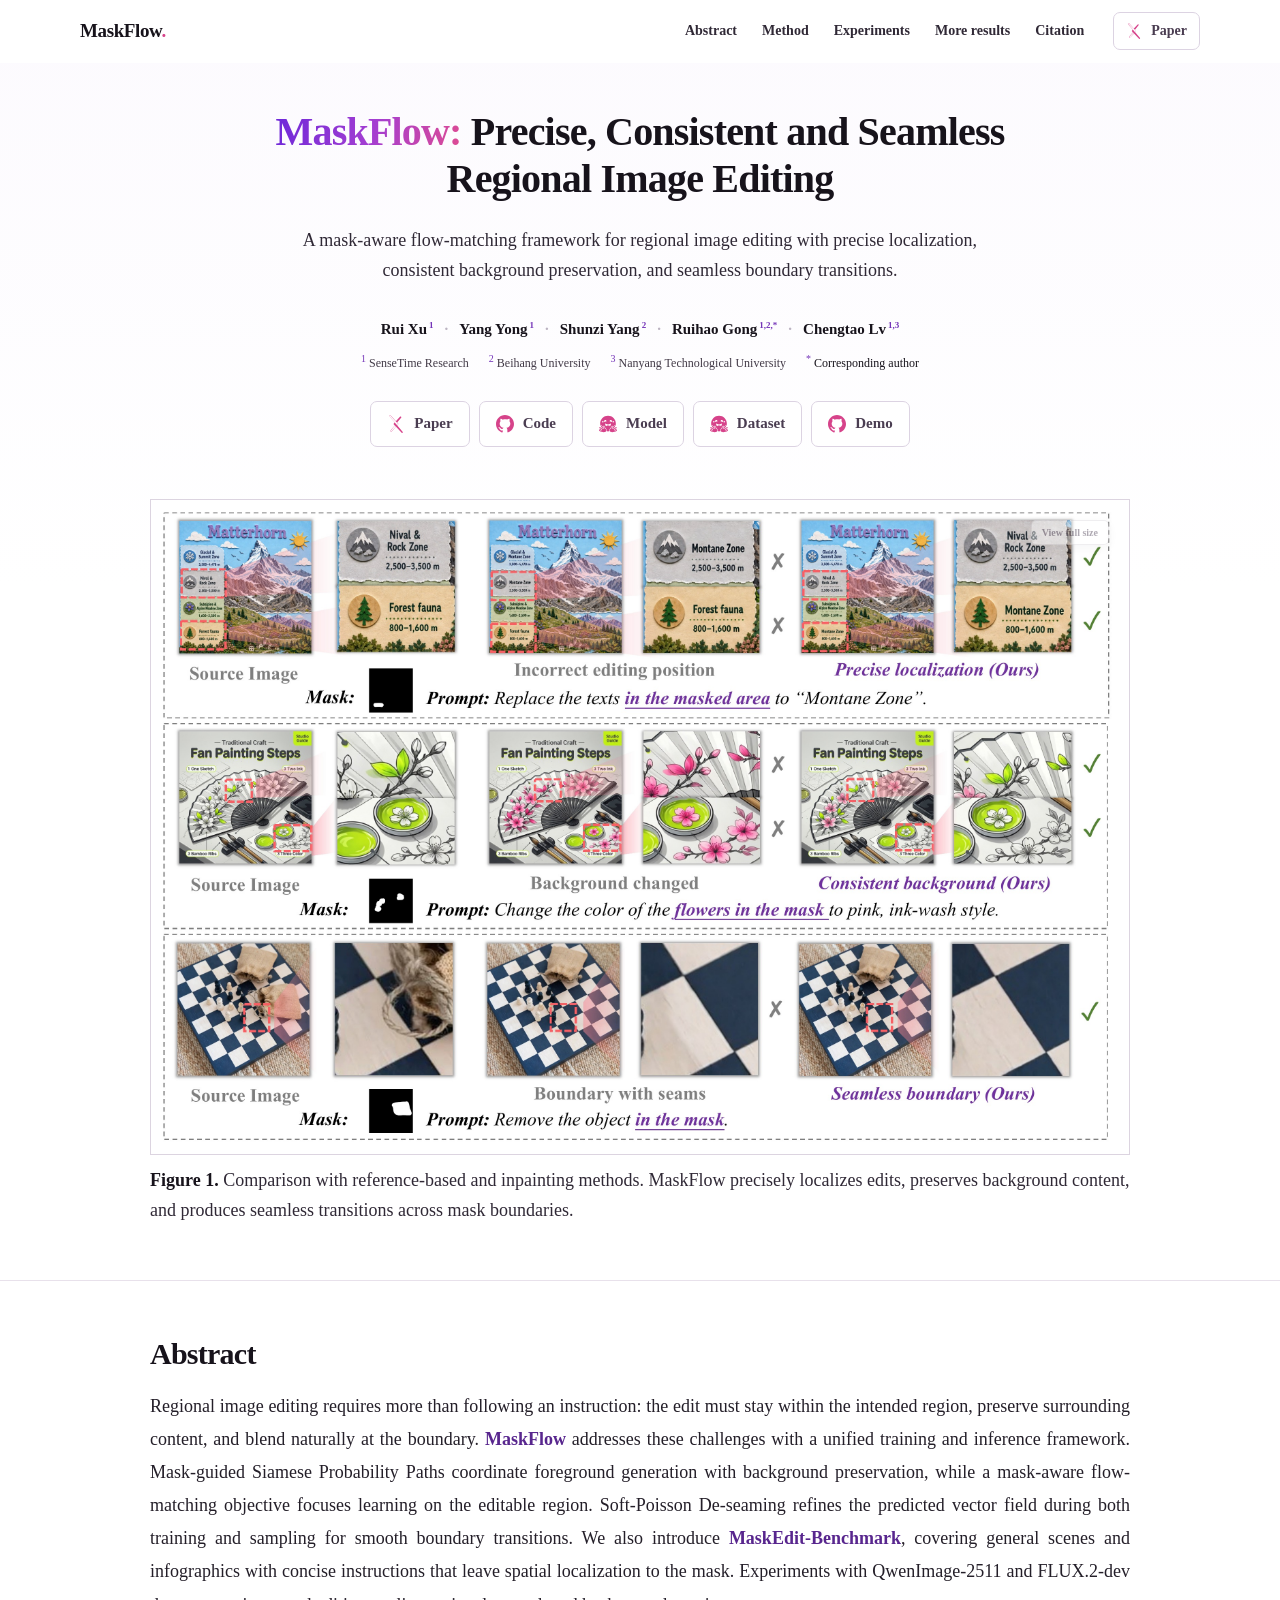
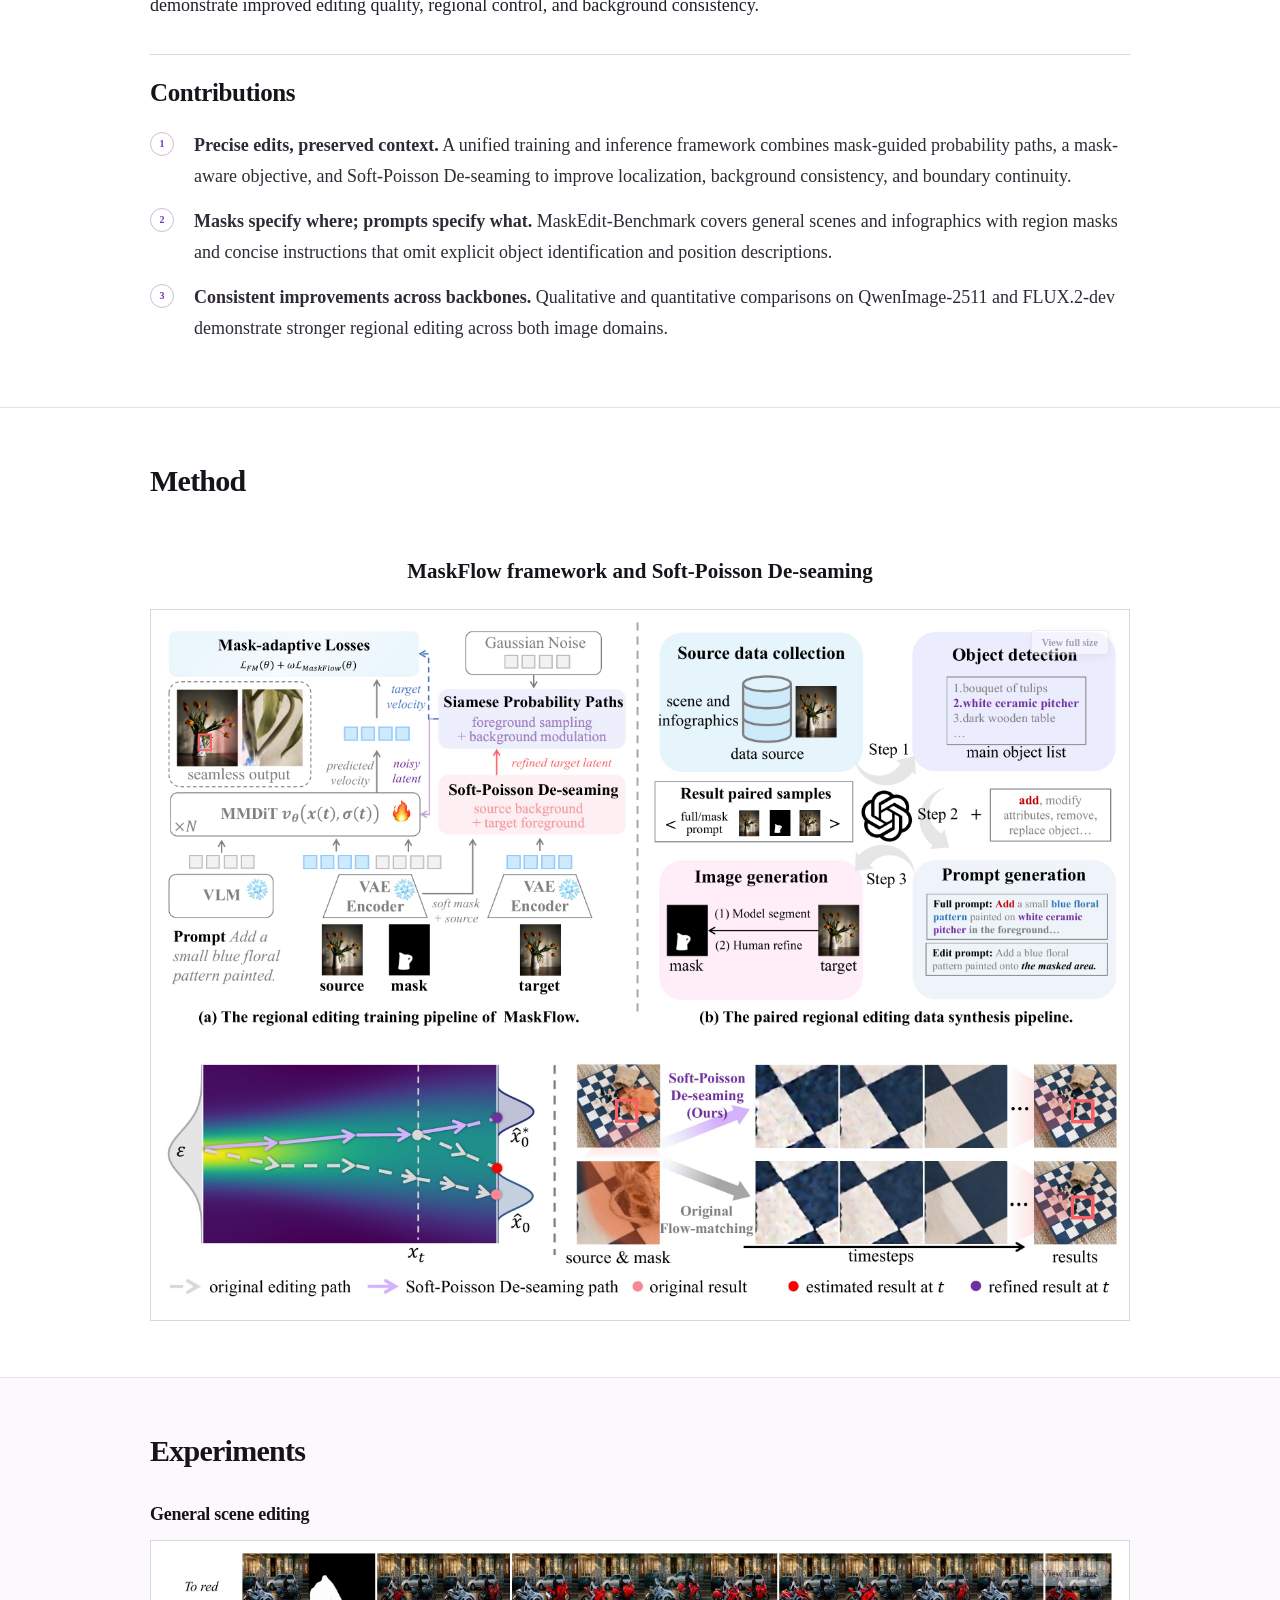
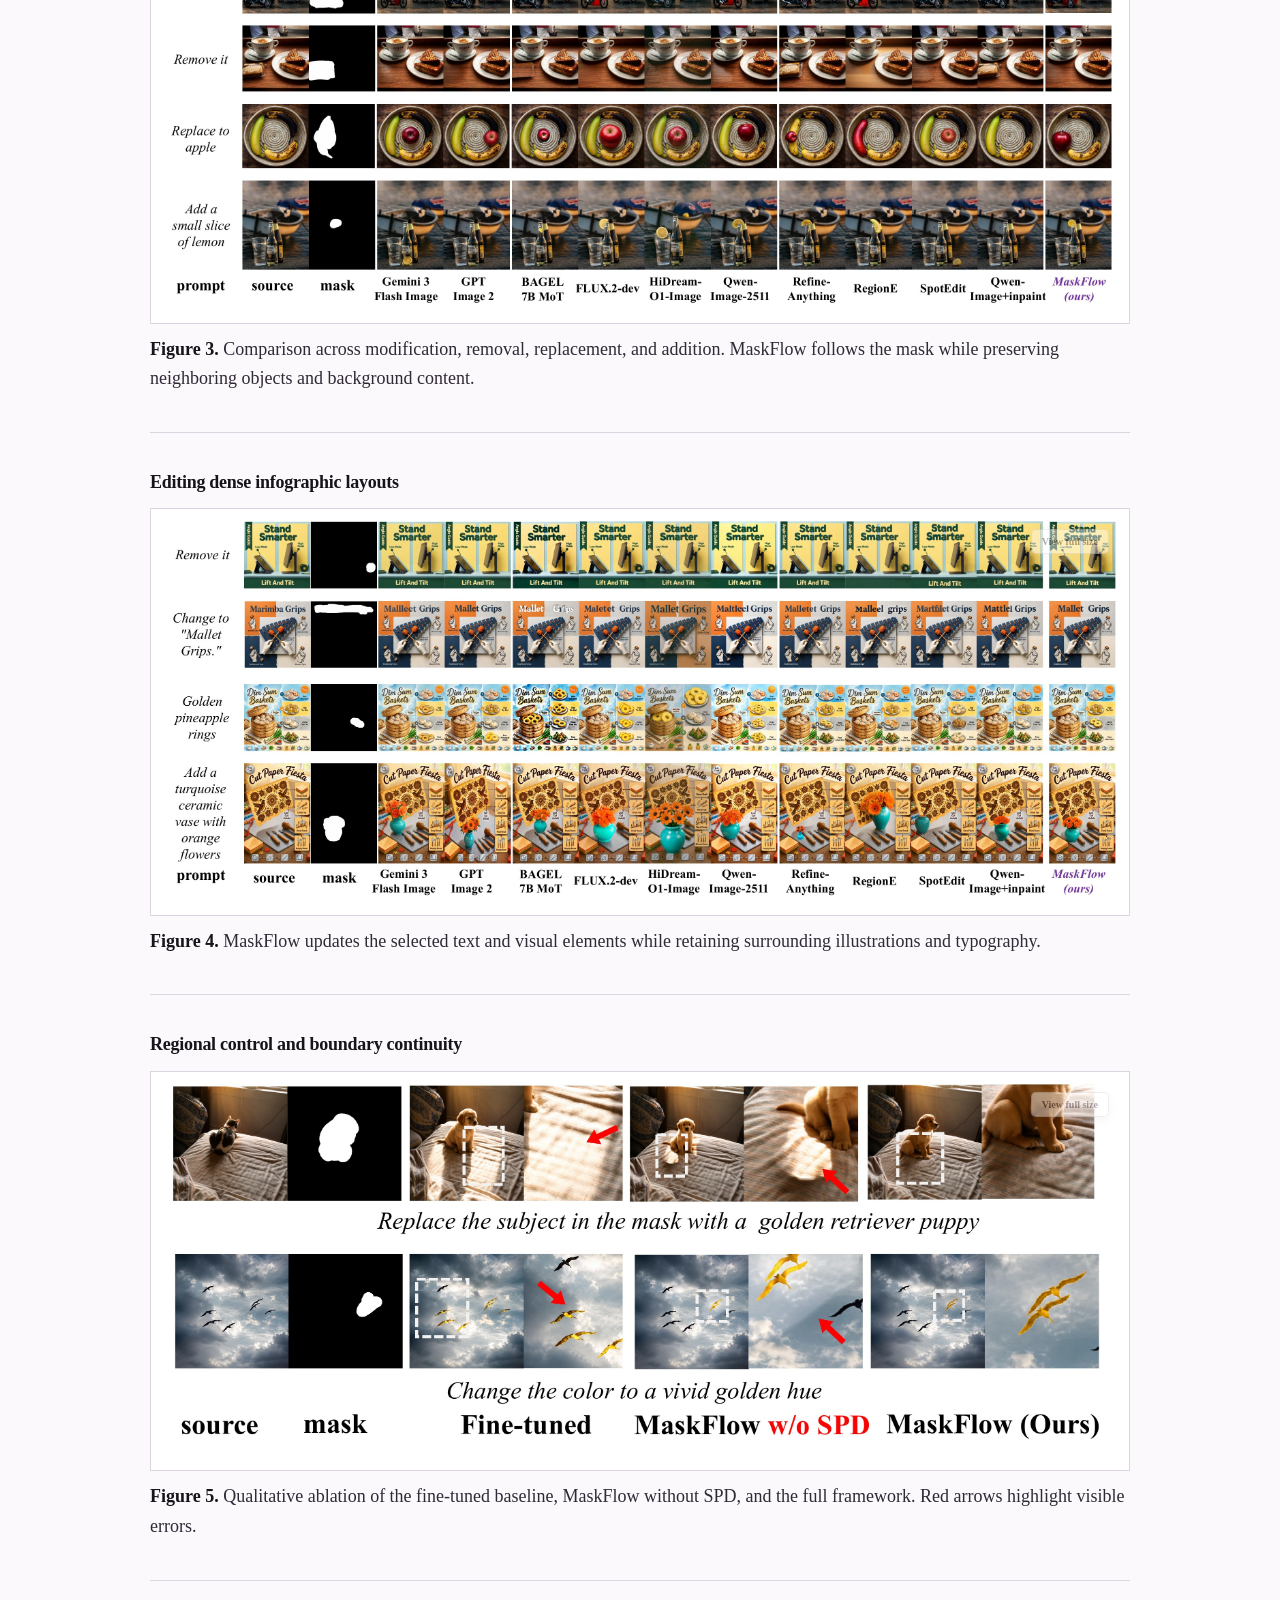
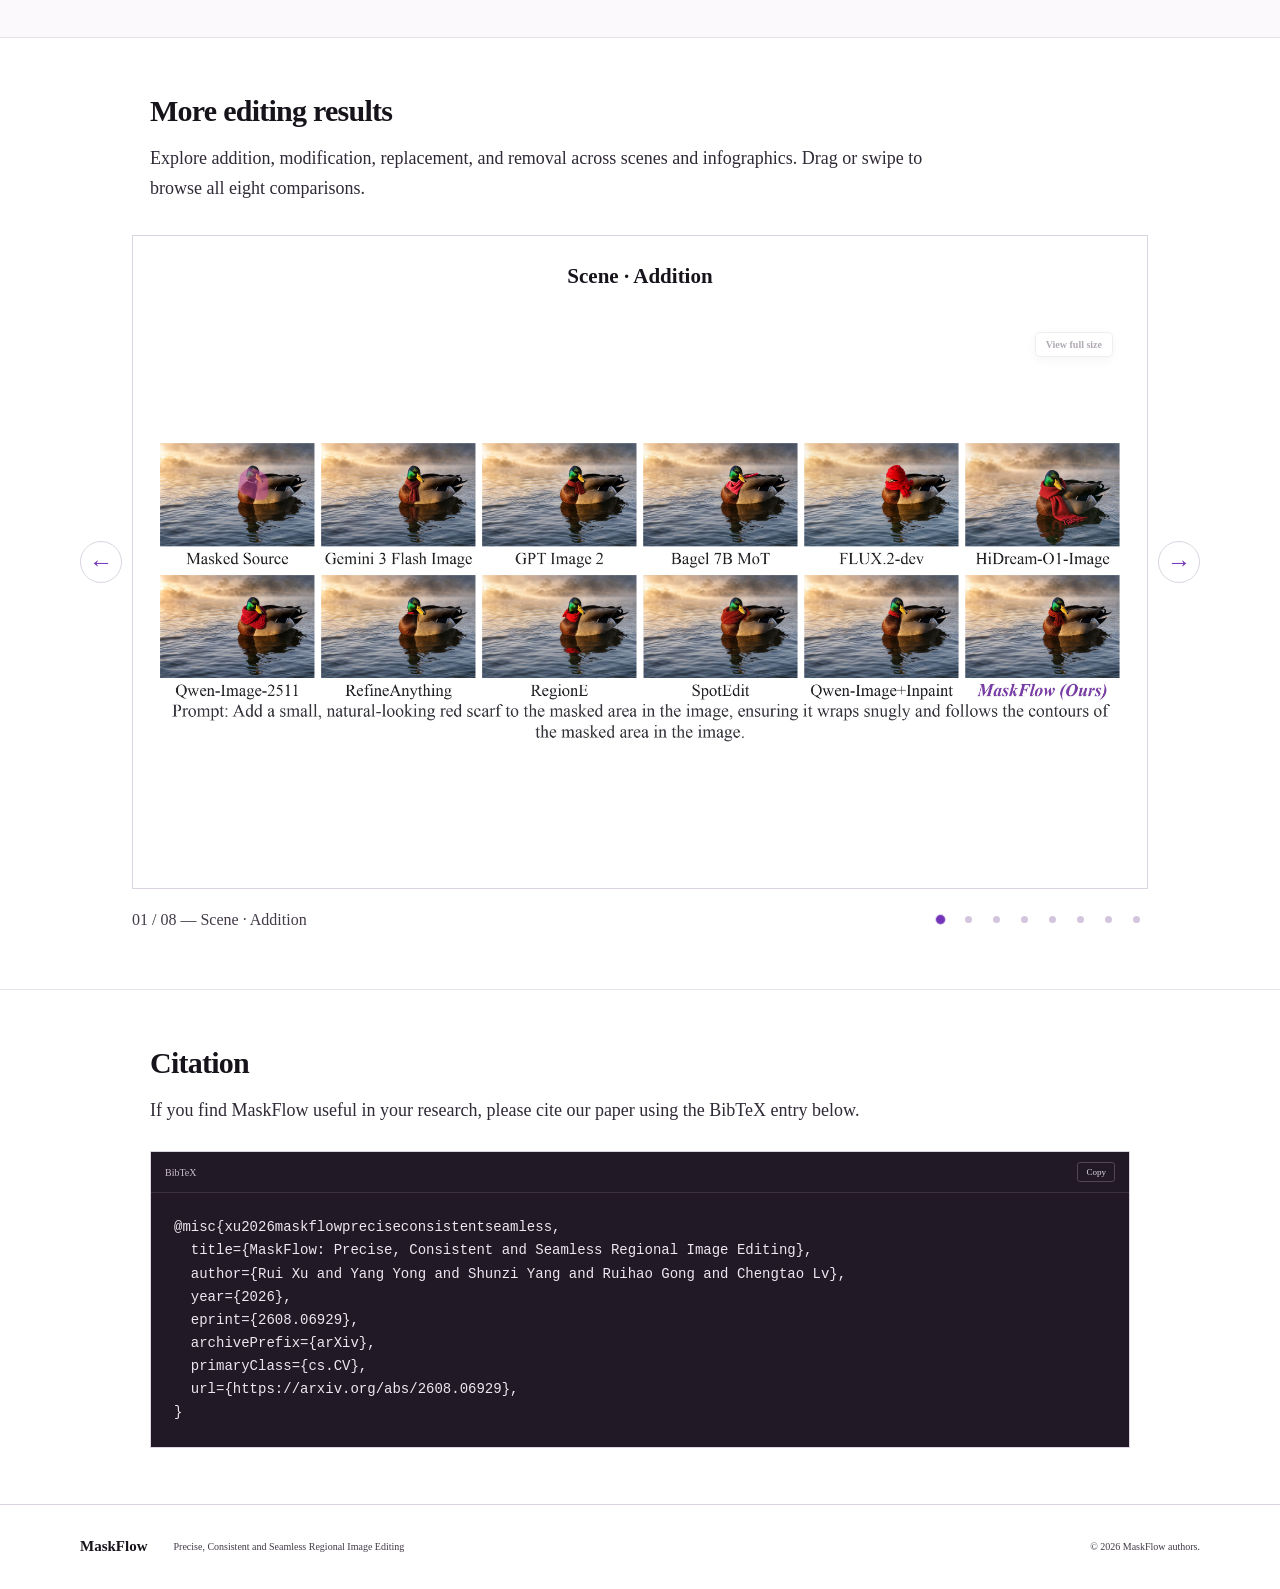
<file: docs/index.html>
<!doctype html>
<html lang="en">
  <head>
    <meta charset="UTF-8" />
    <meta name="viewport" content="width=device-width, initial-scale=1.0" />
    <meta name="theme-color" content="#7c3aed" />
    <meta
      name="description"
      content="MaskFlow is a training framework for precise, consistent, and seamless regional image editing."
    />
    <meta property="og:type" content="website" />
    <meta property="og:title" content="MaskFlow: Precise, Consistent and Seamless Regional Image Editing" />
    <meta
      property="og:description"
      content="A mask-aware flow-matching framework for precise localization, consistent background preservation, and seamless boundaries."
    />
    <title>MaskFlow: Precise, Consistent and Seamless Regional Image Editing</title>
    <link rel="stylesheet" href="./styles.css" />
    <script src="./site-config.js" defer></script>
    <script src="./app.js" defer></script>
  </head>
  <body>
    <a class="skip-link" href="#main-content">Skip to content</a>
<div class="scroll-progress" aria-hidden="true"><span></span>
</div>

    <header class="site-header" data-header>
      <nav class="nav page-width" aria-label="Primary navigation">
        <a class="wordmark" href="#top">MaskFlow</a>
        <button class="menu-toggle" type="button" aria-expanded="false" aria-controls="nav-panel">
          <span></span><span></span>
          <span class="sr-only">Toggle navigation</span>
        </button>
<div class="nav-panel" id="nav-panel">
          <a href="#abstract">Abstract</a>
          <a href="#method">Method</a>
          <a href="#experiments">Experiments</a>
          <a href="#gallery">More results</a>
          <a href="#citation">Citation</a>
          <span class="nav-paper" data-primary-resource></span>
</div>
      </nav>
    </header>

    <main id="main-content">
<section class="paper-hero" id="top">
<div class="paper-width hero-inner">
          <h1 class="paper-title hero-enter">
            <span class="title-mark">MaskFlow:</span>
            Precise, Consistent and Seamless <span class="title-tail">Regional Image Editing</span>
          </h1>
          <p class="paper-summary hero-enter">
            A mask-aware flow-matching framework for regional image editing with precise localization,
            consistent background preservation, and seamless boundary transitions.
          </p>
<div class="author-block hero-enter">
            <p class="authors" data-authors></p>
            <p class="affiliations">
              <span><sup>1</sup> SenseTime Research</span>
              <span><sup>2</sup> Beihang University</span>
              <span><sup>3</sup> Nanyang Technological University</span>
              <span class="corresponding-author"><sup>*</sup> Corresponding author</span>
            </p>
</div>
<div class="resource-list hero-enter" data-resources aria-label="Project resources">
</div>
</div>
<div class="page-width hero-figure reveal">
<figure class="figure-block" data-zoomable>
<div class="image-frame">
              <img
                src="./assets/figures/teaser.jpg"
                alt="MaskFlow examples demonstrating precise localization, consistent background preservation, and seamless boundary transitions"
                width="2800"
                height="1850"
                fetchpriority="high"
              />
              <button class="zoom-button" type="button" aria-label="Enlarge Figure 1">View full size</button>
</div>
<figcaption class="figure-caption">
              <strong>Figure 1.</strong> Comparison with reference-based and inpainting methods. MaskFlow precisely localizes edits, preserves background content, and produces seamless transitions across mask boundaries.</figcaption>
</figure>
</div>
</section>
<section class="academic-section" id="abstract">
<div class="page-width">
<div class="section-content reveal">
<h2>Abstract</h2>
            <p class="abstract-text">Regional image editing requires more than following an instruction: the edit must stay within the intended region, preserve surrounding content, and blend naturally at the boundary. <strong>MaskFlow</strong> addresses these challenges with a unified training and inference framework. Mask-guided Siamese Probability Paths coordinate foreground generation with background preservation, while a mask-aware flow-matching objective focuses learning on the editable region. Soft-Poisson De-seaming refines the predicted vector field during both training and sampling for smooth boundary transitions. We also introduce <strong>MaskEdit-Benchmark</strong>, covering general scenes and infographics with concise instructions that leave spatial localization to the mask. Experiments with QwenImage-2511 and FLUX.2-dev demonstrate improved editing quality, regional control, and background consistency.</p>
<div class="contributions">
<h3>Contributions</h3>
<ol><li><span>1</span><p><strong>Precise edits, preserved context.</strong> A unified training and inference framework combines mask-guided probability paths, a mask-aware objective, and Soft-Poisson De-seaming to improve localization, background consistency, and boundary continuity.</p></li><li><span>2</span><p><strong>Masks specify where; prompts specify what.</strong> MaskEdit-Benchmark covers general scenes and infographics with region masks and concise instructions that omit explicit object identification and position descriptions.</p></li><li><span>3</span><p><strong>Consistent improvements across backbones.</strong> Qualitative and quantitative comparisons on QwenImage-2511 and FLUX.2-dev demonstrate stronger regional editing across both image domains.</p></li></ol>
</div>
</div>
</div>
</section>
<section class="academic-section" id="method">
  <div class="page-width"><div class="section-content">
    <h2 class="reveal">Method</h2>
    <figure class="figure-block reveal method-figure" data-zoomable>
      <h3>MaskFlow framework and Soft-Poisson De-seaming</h3>
      <div class="image-frame method-stack">
        <img src="./assets/figures/framework.jpg" width="2800" height="1216" alt="MaskFlow framework and data synthesis pipeline" loading="lazy" />
        <img src="./assets/figures/soft-poisson.jpg" width="2800" height="722" alt="Soft-Poisson De-seaming probability paths and boundary refinement" loading="lazy" />
        <button class="zoom-button" type="button" aria-label="Enlarge method diagram">View full size</button>
      </div>
    </figure>
  </div></div>
</section>
<section class="academic-section section-tint" id="experiments">
  <div class="page-width"><div class="section-content">
    <h2 class="reveal">Experiments</h2>
    <div class="result-list" data-result-list></div>
  </div></div>
</section>
<section class="academic-section" id="gallery">
  <div class="page-width">
    <div class="section-content reveal">
      <h2>More editing results</h2>
      <p class="section-intro">Explore addition, modification, replacement, and removal across scenes and infographics. Drag or swipe to browse all eight comparisons.</p>
    </div>
    <div class="comparison-carousel reveal" role="region" aria-roledescription="carousel" aria-label="Additional editing comparisons" data-carousel>
      <div class="carousel-stage">
        <button class="carousel-arrow carousel-prev" type="button" aria-label="Previous comparison">&#8592;</button>
        <div class="carousel-viewport" tabindex="0" aria-label="Comparison images. Use left and right arrow keys to browse."><div class="carousel-track"></div></div>
        <button class="carousel-arrow carousel-next" type="button" aria-label="Next comparison">&#8594;</button>
      </div>
      <div class="carousel-footer"><p class="carousel-status" aria-live="polite" aria-atomic="true"></p><div class="carousel-dots" aria-label="Choose a comparison"></div></div>
    </div>
  </div>
</section>
<section class="academic-section" id="citation">
<div class="page-width">
<div class="section-content reveal">
<h2>Citation</h2>
            <p class="section-intro">
              If you find MaskFlow useful in your research, please cite our paper using the BibTeX entry below.
            </p>
<div class="citation-card">
<div class="citation-top">
                <span>BibTeX</span>
                <button type="button" data-copy-citation disabled>Copy</button>
</div>
              <pre><code data-citation>Coming soon.</code></pre>
</div>
</div>
</div>
</section>
    </main>

    <footer class="footer">
<div class="page-width footer-inner">
        <strong>MaskFlow</strong>
        <p>Precise, Consistent and Seamless Regional Image Editing</p>
        <p>© <span data-year></span> MaskFlow authors.</p>
</div>
    </footer>

    <dialog class="lightbox" data-lightbox>
      <button type="button" class="lightbox-close" data-lightbox-close aria-label="Close image viewer">Close</button>
<div class="lightbox-body">
        <div class="lightbox-images" data-lightbox-images></div>
        <p data-lightbox-caption></p>
</div>
    </dialog>
<div class="toast" role="status" aria-live="polite" data-toast>Copied to clipboard</div>
  </body>
</html>
</file>
<file: docs/styles.css>
:root {
  --ink: #17131b;
  --muted: #423a47;
  --line: #dcd4e0;
  --soft-line: #e8e1eb;
  --paper: #ffffff;
  --tint: #fbf9fc;
  --purple: #7434b8;
  --purple-dark: #58268e;
  --pink: #d6438a;
  --accent: linear-gradient(105deg, #6d28d9 0%, #a43ed1 52%, #df4b91 100%);
  --reading-size: 18px;
  --page: min(1120px, calc(100vw - 48px));
  --paper-width: min(980px, calc(100vw - 48px));
  --font: "Times New Roman", Times, serif;
  --serif: var(--font);
  --sans: var(--font);
}

* { box-sizing: border-box; }
html { scroll-behavior: smooth; scroll-padding-top: 82px; }
body {
  margin: 0;
  color: var(--ink);
  background: var(--paper);
  font-family: var(--font);
  font-size: 16px;
  font-weight: 400;
  line-height: 1.72;
  text-rendering: optimizeLegibility;
  -webkit-font-smoothing: antialiased;
}
body.menu-open, body.lightbox-open { overflow: hidden; }
a { color: inherit; text-decoration: none; }
button, input, select, textarea, code, pre, table { font-family: var(--font); font-weight: 400; }
button { font-size: inherit; }
figure { margin: 0; }
img {
  display: block;
  max-width: 100%;
  height: auto;
}

.page-width { width: var(--page); margin-inline: auto; }
.paper-width { width: var(--paper-width); margin-inline: auto; }
.sr-only {
  position: absolute; width: 1px; height: 1px; padding: 0; margin: -1px;
  overflow: hidden; clip: rect(0, 0, 0, 0); white-space: nowrap; border: 0;
}
.skip-link {
  position: fixed; z-index: 1000; top: 8px; left: 8px; padding: 8px 13px;
  color: white; background: var(--purple-dark); transform: translateY(-150%);
}
.skip-link:focus { transform: none; }

.scroll-progress { position: fixed; z-index: 200; inset: 0 0 auto; height: 2px; }
.scroll-progress span {
  display: block; width: 100%; height: 100%; background: var(--accent);
  transform: scaleX(0); transform-origin: left; will-change: transform;
}

.site-header {
  position: fixed; z-index: 100; inset: 0 0 auto; min-height: 62px;
  display: flex; align-items: center; border-bottom: 1px solid transparent;
  background: rgba(255,255,255,.94); backdrop-filter: blur(12px);
  transition: border-color 180ms ease, box-shadow 180ms ease;
}
.site-header.scrolled { border-bottom-color: var(--line); box-shadow: 0 3px 18px rgba(56,34,69,.035); }
.nav { min-height: 62px; display: flex; align-items: center; justify-content: space-between; }
.wordmark { font-family: var(--serif); font-size: 19px; font-weight: 700; letter-spacing: -.02em; }
.wordmark::after { content: "."; color: var(--pink); }
.nav-panel { display: flex; align-items: center; gap: 25px; }
.nav-panel > a { color: #302936; font-size: 14px; font-weight: 700; transition: color 150ms ease; }
.nav-panel > a:hover { color: var(--purple); }
.nav-paper { margin-left: 4px; }
.menu-toggle { display: none; border: 0; background: transparent; padding: 10px; }
.menu-toggle span:not(.sr-only) { display: block; width: 23px; height: 1.5px; margin: 5px; background: var(--ink); }

.paper-hero {
  padding: 108px 0 54px;
  background: linear-gradient(180deg, #fcfafe 0%, #ffffff 46%);
}
.hero-inner { text-align: center; }
.paper-title {
  max-width: 970px; margin: 0 auto; font-family: var(--serif);
  font-size: clamp(34px, 3.45vw, 40px); line-height: 1.18; letter-spacing: -.02em; font-weight: 700;
}
.title-mark {
  color: transparent; background: var(--accent); background-clip: text; -webkit-background-clip: text;
}
.title-tail { white-space: nowrap; }
.paper-summary {
  max-width: 740px; margin: 24px auto 0; color: #302936; font-family: var(--serif);
  font-size: var(--reading-size); line-height: 1.65;
}
.author-block { margin-top: 31px; }
.authors { display: flex; flex-wrap: wrap; justify-content: center; gap: 4px 11px; margin: 0; font-size: 15px; font-weight: 700; }
.authors sup { margin-left: 2px; color: var(--purple); font-size: 9px; }
.author-link { border-bottom: 1px solid transparent; transition: color 150ms ease, border-color 150ms ease; }
.author-link:hover, .author-link:focus-visible { color: var(--purple-dark); border-bottom-color: var(--pink); }
.author-separator { color: #bbb3c1; }
.affiliations { display: flex; flex-wrap: wrap; justify-content: center; gap: 5px 20px; margin: 7px 0 0; color: var(--muted); font-size: 12px; }
.affiliations sup { color: var(--purple); }
.corresponding-author { color: var(--ink); }
.resource-list { display: flex; flex-wrap: wrap; justify-content: center; gap: 9px; margin-top: 28px; }
.resource-button {
  min-height: 46px; display: inline-flex; align-items: center; gap: 9px; padding: 0 16px;
  border: 1px solid #dcd3e2; border-radius: 7px; color: #4a3d51; background: white;
  font-size: 15px; transition: border-color 150ms ease, color 150ms ease, background 150ms ease;
}
.resource-button strong { font-weight: 600; }
.resource-icon {
  width: 18px; height: 18px; min-width: 18px; display: inline-block; background-color: var(--pink);
  -webkit-mask: var(--resource-icon) center / contain no-repeat;
  mask: var(--resource-icon) center / contain no-repeat;
}
.resource-icon-paper { --resource-icon: url("./assets/icons/arxiv.svg"); }
.resource-icon-code { --resource-icon: url("./assets/icons/github.svg"); }
.resource-icon-model { --resource-icon: url("./assets/icons/huggingface.svg"); }
.resource-icon-demo { --resource-icon: url("./assets/icons/github.svg"); }
.resource-icon-dataset { --resource-icon: url("./assets/icons/huggingface.svg"); }
.resource-button:not(.disabled):hover { color: var(--purple-dark); border-color: #bca3d1; background: #fcf8ff; }
.resource-button.primary:not(.disabled) { color: white; border-color: var(--purple); background: var(--purple); }
.resource-button.primary .resource-icon { background-color: white; }
.resource-button.disabled { color: #918896; background: #faf8fb; cursor: not-allowed; }
.resource-button small { margin-left: 2px; color: #a69fab; font-size: 8px; text-transform: uppercase; letter-spacing: .05em; }
.resource-button.compact { min-height: 38px; padding: 0 12px; font-size: 14px; }
.resource-button.compact .resource-icon { width: 16px; height: 16px; min-width: 16px; }

.hero-figure { width: var(--paper-width); margin-top: 52px; }
.figure-block { width: 100%; }
.image-frame {
  position: relative; width: 100%; padding: 12px; overflow: hidden;
  border: 1px solid var(--line); background: white;
}
.image-frame img,
.figure-block img,
.result-figure img,
.wide-figure img {
  width: 100%;
  max-width: 100%;
  height: auto;
  max-height: none;
  object-fit: contain;
  object-position: center;
  aspect-ratio: auto;
}
.figure-caption {
  max-width: 1000px; margin: 11px auto 0; color: #302936;
  font-family: var(--serif); font-size: var(--reading-size); line-height: 1.65; text-align: left;
}
.figure-caption strong { color: var(--ink); }
.zoom-button {
  position: absolute; z-index: 2; top: 20px; right: 20px; padding: 6px 10px;
  border: 1px solid rgba(62,44,70,.18); border-radius: 5px; color: #504458;
  background: rgba(255,255,255,.92); box-shadow: 0 3px 12px rgba(39,27,45,.1);
  cursor: pointer; font-size: 10px; font-weight: 700; opacity: .45;
  transition: opacity 150ms ease, border-color 150ms ease;
}
.image-frame:hover .zoom-button, .zoom-button:focus-visible { opacity: 1; border-color: #b79bc8; }

.academic-section { padding: 56px 0; border-top: 1px solid var(--soft-line); }
.section-tint { background: var(--tint); }
.section-content { width: var(--paper-width); min-width: 0; margin-inline: auto; }
.section-content > h2,
.section-content > .reveal > h2 {
  margin: 0; font-family: var(--serif); font-size: clamp(25px, 2.6vw, 30px);
  line-height: 1.1; letter-spacing: -.025em;
}
.abstract-text {
  margin: 20px 0 0; color: #241f29; font-family: var(--serif);
  font-size: var(--reading-size); line-height: 1.84; text-align: justify;
  hyphens: auto;
}
.abstract-text strong { color: var(--purple-dark); }
.section-intro { max-width: 790px; margin: 17px 0 0; color: #302936; font-family: var(--serif); font-size: var(--reading-size); line-height: 1.66; }

.contributions { margin-top: 32px; padding-top: 22px; border-top: 1px solid var(--line); }
.contributions h3, .subsection h3, .figure-heading h3 {
  margin: 0; font-family: var(--serif); font-size: 25px; line-height: 1.25; letter-spacing: -.015em;
}
.contributions ol { list-style: none; margin: 15px 0 0; padding: 0; }
.contributions li { display: grid; grid-template-columns: 30px 1fr; gap: 14px; padding: 7px 0; }
.contributions li > span {
  width: 24px; height: 24px; display: grid; place-items: center; margin-top: 2px;
  border: 1px solid #cdbbd9; border-radius: 50%; color: var(--purple); font-size: 10px; font-weight: 700;
}
.contributions p { margin: 0; color: #302936; font-size: var(--reading-size); }

.section-content > .figure-block { margin-top: 56px; }
.method-points { display: grid; grid-template-columns: repeat(3, 1fr); margin-top: 42px; border-top: 1px solid var(--line); border-bottom: 1px solid var(--line); }
.method-points article { padding: 25px 23px 27px; border-right: 1px solid var(--line); }
.method-points article:first-child { padding-left: 0; }
.method-points article:last-child { padding-right: 0; border-right: 0; }
.method-tag { color: var(--pink); font-size: 9px; font-weight: 750; letter-spacing: .1em; text-transform: uppercase; }
.method-points h3 { margin: 8px 0 7px; font-family: var(--serif); font-size: 18px; line-height: 1.25; }
.method-points p { margin: 0; color: var(--muted); font-size: var(--reading-size); line-height: 1.58; }
.subsection { margin-top: 48px; }
.subsection > p { max-width: 790px; margin: 12px 0 0; color: var(--muted); font-family: var(--serif); font-size: var(--reading-size); }

.result-list { margin-top: 36px; }
.result-figure { padding: 0 0 38px; margin: 0 0 38px; border-bottom: 1px solid var(--line); }
.result-figure:last-child { margin-bottom: 0; }
.figure-heading { margin-bottom: 15px; }
.figure-heading h3 { color: var(--ink); font-size: var(--reading-size); }
.quantitative { margin-top: 46px; }
.table-scroll { margin-top: 18px; overflow-x: auto; border-top: 1.5px solid var(--ink); border-bottom: 1.5px solid var(--ink); }
table { width: 100%; min-width: 1080px; border-collapse: collapse; font-variant-numeric: tabular-nums; }
th, td { padding: 12px 13px; border-bottom: 1px solid var(--line); text-align: right; white-space: nowrap; font-size: 15px; }
th:first-child, td:first-child { text-align: left; }
th { color: #2e2733; background: #f5f1f7; font-size: 14px; font-weight: 700; }
tbody tr:last-child td { border-bottom: 0; }
td.best { color: var(--purple-dark); font-weight: 800; }
td.second { color: var(--purple); font-weight: 700; text-decoration: underline; text-underline-offset: 3px; }
tr.group-start td { border-top: 1.5px solid #cfc5d4; }
.column-group { border-left: 1px solid var(--line); text-align: center; }
tr.ours { color: var(--purple-dark); background: #faf4fd; font-weight: 750; }
tr.ours b { margin-left: 5px; color: var(--pink); font-size: 8px; text-transform: uppercase; }
.ablation-table th:first-child, .ablation-table td:first-child,
.ablation-table th:nth-child(2), .ablation-table td:nth-child(2) { text-align: center; }

.dataset-layout { display: grid; grid-template-columns: .8fr 1.2fr; gap: 60px; margin-top: 45px; align-items: start; }
.data-tuple { display: flex; flex-wrap: wrap; gap: 7px; align-items: center; }
.data-tuple code { padding: 8px 10px; border: 1px solid #d8cce0; border-radius: 4px; color: var(--purple-dark); background: white; font-size: 11px; }
.data-tuple span { color: #a499aa; }
.pipeline-list { list-style: none; margin: 0; padding: 0; }
.pipeline-list li { display: grid; grid-template-columns: 35px 1fr; gap: 12px; padding: 0 0 18px; margin-bottom: 18px; border-bottom: 1px solid var(--line); }
.pipeline-list li:last-child { margin-bottom: 0; border-bottom: 0; }
.pipeline-list > li > span { color: var(--pink); font: 700 10px/1.5 var(--sans); }
.pipeline-list strong { font-family: var(--serif); font-size: 16px; }
.pipeline-list p { margin: 3px 0 0; color: var(--muted); font-size: var(--reading-size); }
.dataset-resource { margin-top: 30px; }

.citation-card { margin-top: 25px; overflow: hidden; border: 1px solid var(--line); background: #211a26; }
.citation-top { display: flex; align-items: center; justify-content: space-between; padding: 10px 14px; border-bottom: 1px solid #3c3141; color: #c9bfcd; font-size: 10px; }
.citation-top button { padding: 4px 8px; border: 1px solid #514556; border-radius: 3px; color: #e2d8e7; background: transparent; cursor: pointer; font-size: 9px; }
.citation-top button:disabled { opacity: .45; cursor: not-allowed; }
.citation-card pre {
  min-height: 145px; margin: 0; padding: 23px; overflow-x: auto; color: #eee7f1;
  font: 400 14px/1.65 Consolas, Monaco, "Courier New", monospace; white-space: pre-wrap;
}
.citation-card code { color: inherit; font: inherit; }

.footer { padding: 29px 0; border-top: 1px solid var(--line); }
.footer-inner { display: grid; grid-template-columns: auto 1fr auto; gap: 26px; align-items: center; color: var(--muted); font-size: 10px; }
.footer-inner strong { color: var(--ink); font-family: var(--serif); font-size: 15px; }
.footer-inner p { margin: 0; }

.lightbox {
  width: 100vw; max-width: none; height: 100vh; max-height: none; margin: 0; padding: 0;
  border: 0; color: white; background: rgba(20,15,24,.97);
}
.lightbox::backdrop { background: rgba(20,15,24,.96); }
.lightbox-close { position: fixed; z-index: 2; top: 20px; right: 22px; padding: 7px 11px; border: 1px solid #554a5a; color: white; background: #2c2431; cursor: pointer; font-size: 11px; }
.lightbox-body { min-height: 100%; display: grid; place-items: center; align-content: center; gap: 16px; padding: 64px 26px 25px; }
.lightbox-body img {
  width: auto; height: auto; max-width: min(96vw, 1800px); max-height: calc(100vh - 125px);
  object-fit: contain; object-position: center; aspect-ratio: auto;
}
.lightbox-body p { max-width: 1000px; margin: 0; color: #cbc2cf; font-family: var(--serif); font-size: 11px; line-height: 1.45; text-align: center; }
.toast { position: fixed; z-index: 220; left: 50%; bottom: 25px; padding: 8px 12px; color: white; background: #2b2230; font-size: 10px; opacity: 0; pointer-events: none; transform: translate(-50%, 10px); transition: opacity 150ms ease, transform 150ms ease; }
.toast.visible { opacity: 1; transform: translate(-50%, 0); }

.hero-enter { opacity: 0; transform: translateY(10px); animation: enter 620ms cubic-bezier(.2,.8,.2,1) forwards; }
.paper-summary.hero-enter { animation-delay: 60ms; }
.author-block.hero-enter { animation-delay: 120ms; }
.resource-list.hero-enter { animation-delay: 180ms; }
.reveal { opacity: 0; transform: translateY(14px); transition: opacity 580ms ease, transform 580ms cubic-bezier(.2,.8,.2,1); }
.reveal.visible { opacity: 1; transform: none; }
@keyframes enter { to { opacity: 1; transform: none; } }

@media (max-width: 900px) {
  :root { --page: min(calc(100vw - 36px), 780px); --paper-width: min(calc(100vw - 36px), 780px); }
  .academic-section { padding: 50px 0; }
  .method-points { grid-template-columns: 1fr; }
  .method-points article, .method-points article:first-child, .method-points article:last-child { padding: 20px 0; border-right: 0; border-bottom: 1px solid var(--line); }
  .method-points article:last-child { border-bottom: 0; }
  .dataset-layout { grid-template-columns: 1fr; gap: 38px; }
}

@media (max-width: 720px) {
  :root { --page: calc(100vw - 28px); --paper-width: calc(100vw - 28px); }
  html { scroll-padding-top: 68px; }
  .site-header, .nav { min-height: 58px; }
  .menu-toggle { display: block; }
  .nav-panel {
    position: fixed; inset: 58px 10px auto; display: grid; gap: 0; padding: 8px;
    border: 1px solid var(--line); background: rgba(255,255,255,.99); box-shadow: 0 14px 42px rgba(53,34,65,.12);
    opacity: 0; visibility: hidden; transform: translateY(-7px); transition: opacity 160ms ease, visibility 160ms ease, transform 160ms ease;
  }
  .nav-panel.open { opacity: 1; visibility: visible; transform: none; }
  .nav-panel > a { padding: 10px 9px; }
  .nav-paper { margin: 7px 0 0; }
  .nav-paper .resource-button { width: 100%; justify-content: center; }
  .paper-hero { padding: 96px 0 48px; }
  .paper-title { font-size: clamp(29px, 8vw, 36px); }
  .title-tail { white-space: normal; }
  .paper-summary { margin-top: 21px; }
  .authors { display: grid; grid-template-columns: 1fr 1fr; }
  .author-separator { display: none; }
  .affiliations { display: grid; gap: 2px; }
  .resource-list { display: grid; grid-template-columns: 1fr 1fr; }
  .resource-button { justify-content: center; }
  .hero-figure { margin-top: 40px; }
  .image-frame { padding: 5px; }
  .zoom-button { top: 11px; right: 11px; }
  .academic-section { padding: 44px 0; }
  .abstract-text { text-align: left; font-size: 17px; }
  .section-content > h2, .section-content > .reveal > h2 { font-size: 27px; }
  .section-content > .figure-block { margin-top: 42px; }
  .result-list { margin-top: 36px; }
  .result-figure { padding-bottom: 32px; margin-bottom: 32px; }
  .subsection { margin-top: 40px; }
  .footer-inner { grid-template-columns: 1fr; gap: 4px; }
}

@media (prefers-reduced-motion: reduce) {
  *, *::before, *::after {
    scroll-behavior: auto !important; animation-duration: .01ms !important;
    animation-iteration-count: 1 !important; transition-duration: .01ms !important;
  }
  .hero-enter, .reveal { opacity: 1; transform: none; }
}

/* Benchmark tables retain all metrics on narrow screens. */
.quantitative h4 { margin: 30px 0 8px; font-size: 20px; }
caption { text-align: left; padding: 12px 0; font-size: 16px; }
tbody th[scope="row"] { background: inherit; font-weight: 400; text-align: left; }
tr.ours th[scope="row"] { color: var(--purple-dark); font-weight: 700; }
.table-note { font-size: 15px !important; }

/* Stacked method illustration and looping qualitative comparisons. */
.method-figure h3 { margin-bottom: 20px; font-size: 21px; text-align: center; }
.method-stack { display: grid; gap: 26px; }
.lightbox-images { display: grid; justify-items: center; gap: 24px; }
.lightbox-images:has(img:nth-child(2)) img { max-height: none; width: min(92vw, 1400px); }
.comparison-carousel { margin-top: 32px; }
.carousel-stage { position: relative; padding: 0 52px; }
.carousel-viewport { overflow: hidden; touch-action: pan-y pinch-zoom; cursor: grab; border: 1px solid var(--line); background: white; }
.carousel-viewport.dragging { cursor: grabbing; }
.carousel-track { display: flex; align-items: stretch; will-change: transform; }
.carousel-slide { flex: 0 0 100%; min-width: 0; margin: 0; padding: 22px 14px 14px; user-select: none; }
.carousel-slide h3 { text-align: center; font-size: 21px; margin: 0 0 18px; }
.carousel-image { position: relative; aspect-ratio: 3576 / 2038; display: flex; align-items: center; }
.carousel-image img { width: 100%; height: 100%; object-fit: contain; }
.carousel-arrow { position: absolute; top: 50%; transform: translateY(-50%); width: 42px; height: 42px; border: 1px solid var(--line); border-radius: 50%; background: white; color: var(--purple); font-size: 24px; cursor: pointer; }
.carousel-arrow:hover { background: #f5edf9; border-color: var(--purple); }
.carousel-prev { left: 0; }
.carousel-next { right: 0; }
.carousel-footer { display: flex; justify-content: space-between; align-items: center; gap: 16px; padding: 16px 52px 0; }
.carousel-status { margin: 0; font-size: 16px; color: var(--muted); }
.carousel-dots { display: flex; gap: 4px; }
.carousel-dots button { width: 24px; height: 28px; padding: 0; border: 0; background: transparent; cursor: pointer; }
.carousel-dots button::after { content: ""; display: block; margin: auto; width: 7px; height: 7px; border-radius: 50%; background: #d3c5de; }
.carousel-dots button[aria-current="true"]::after { background: var(--purple); transform: scale(1.35); }
.carousel-arrow:focus-visible, .carousel-dots button:focus-visible, .carousel-viewport:focus-visible { outline: 2px solid var(--purple); outline-offset: 3px; }
@media (max-width: 720px) {
  .carousel-stage { padding: 0 30px; }
  .carousel-arrow { width: 27px; height: 36px; border-radius: 5px; font-size: 19px; }
  .carousel-slide { padding: 16px 5px 8px; }
  .carousel-slide h3 { font-size: 17px; margin-bottom: 12px; }
  .carousel-footer { padding: 14px 0 0; flex-direction: column; gap: 6px; }
  .carousel-image .zoom-button { top: auto; bottom: 0; right: 2px; font-size: 9px; padding: 3px 5px; }
  .method-stack { gap: 16px; }
}
</file>
